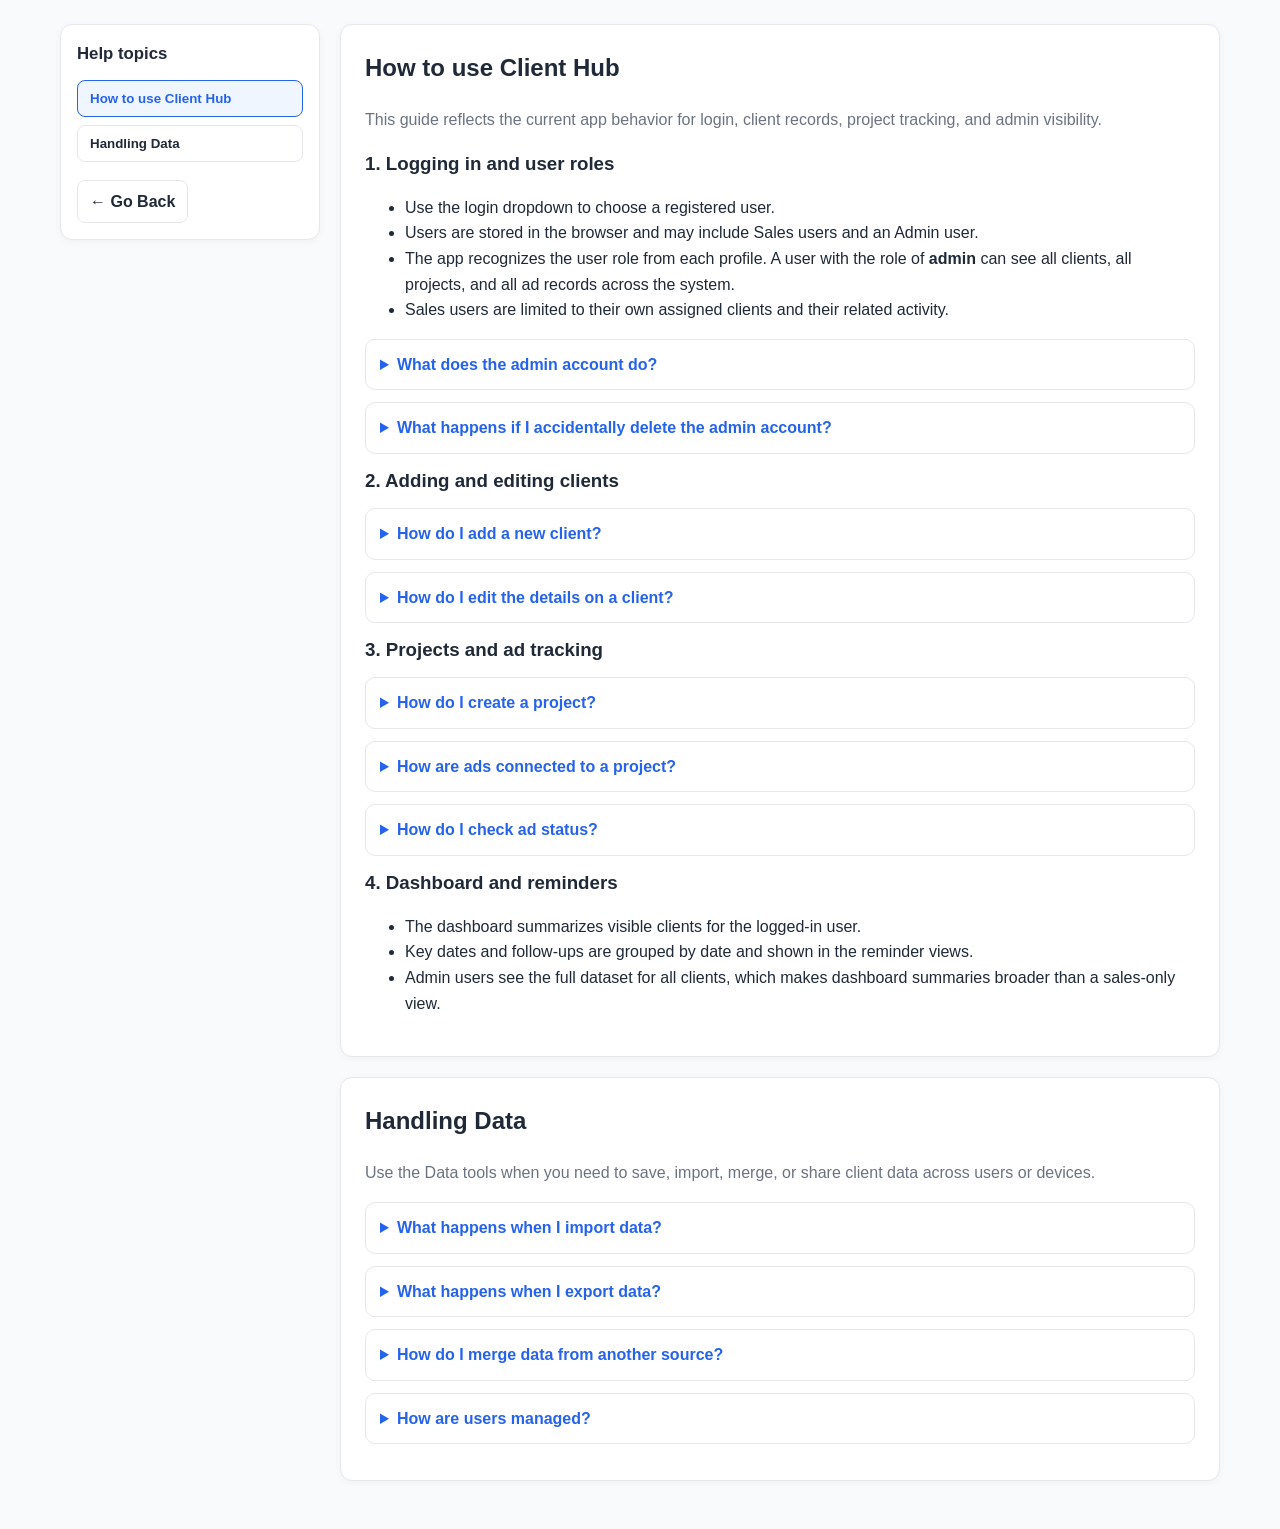
<file: help.html>
<!DOCTYPE html>
<html lang="en">
<head>
  <meta charset="UTF-8" />
  <meta name="viewport" content="width=device-width, initial-scale=1.0" />
  <title>Client Hub Help</title>
  <style>
    :root {
      color-scheme: light;
      --ink: #1f2937;
      --muted: #6b7280;
      --paper: #f8fafc;
      --card: #ffffff;
      --rule: #e5e7eb;
      --blue: #2563eb;
      --blue-soft: #eff6ff;
    }

    * { box-sizing: border-box; }
    body {
      margin: 0;
      font-family: Arial, Helvetica, sans-serif;
      background: var(--paper);
      color: var(--ink);
      line-height: 1.6;
    }

    .page {
      max-width: 1200px;
      margin: 0 auto;
      padding: 24px 20px 48px;
    }

    .layout {
      display: grid;
      grid-template-columns: 260px 1fr;
      gap: 20px;
      align-items: start;
    }

    .sidebar {
      background: var(--card);
      border: 1px solid var(--rule);
      border-radius: 12px;
      padding: 16px;
      position: sticky;
      top: 20px;
      box-shadow: 0 2px 8px rgba(0,0,0,0.04);
    }

    .sidebar h2 {
      margin: 0 0 12px;
      font-size: 1.05rem;
    }

    .nav-btn {
      display: block;
      width: 100%;
      text-align: left;
      padding: 10px 12px;
      margin-bottom: 8px;
      border: 1px solid var(--rule);
      border-radius: 8px;
      background: #fff;
      color: var(--ink);
      cursor: pointer;
      font-weight: 600;
    }

    .nav-btn.active {
      background: var(--blue-soft);
      border-color: var(--blue);
      color: var(--blue);
    }

    .content {
      display: flex;
      flex-direction: column;
      gap: 20px;
    }

    .card {
      background: var(--card);
      border: 1px solid var(--rule);
      border-radius: 12px;
      padding: 24px;
      box-shadow: 0 2px 8px rgba(0,0,0,0.04);
    }

    h1, h2, h3 { margin-top: 0; }
    p { color: var(--muted); }

    .section-title {
      margin-bottom: 12px;
      color: var(--ink);
    }

    details {
      border: 1px solid var(--rule);
      border-radius: 10px;
      padding: 12px 14px;
      background: #fff;
      margin-bottom: 12px;
    }

    summary {
      cursor: pointer;
      font-weight: 600;
      color: var(--blue);
    }

    details p,
    details li {
      margin: 10px 0 0;
      color: var(--ink);
    }

    .back-btn {
      padding: 8px 12px;
      border: 1px solid var(--rule);
      border-radius: 8px;
      background: #fff;
      cursor: pointer;
      font-weight: 600;
      color: var(--ink);
      text-decoration: none;
      display: inline-block;
      margin-top: 10px;
    }

    @media (max-width: 800px) {
      .layout {
        grid-template-columns: 1fr;
      }

      .sidebar {
        position: static;
      }
    }
  </style>
</head>
<body>
  <div class="page">
    <div class="layout">
      <aside class="sidebar">
        <h2>Help topics</h2>
        <button class="nav-btn active" type="button" data-target="how-to-use">How to use Client Hub</button>
        <button class="nav-btn" type="button" data-target="handling-data">Handling Data</button>
        <a class="back-btn" href="index.html">← Go Back</a>
      </aside>

      <div class="content">
        <section id="how-to-use" class="card">
          <h1>How to use Client Hub</h1>
          <p>This guide reflects the current app behavior for login, client records, project tracking, and admin visibility.</p>

          <h3 class="section-title">1. Logging in and user roles</h3>
          <ul>
            <li>Use the login dropdown to choose a registered user.</li>
            <li>Users are stored in the browser and may include Sales users and an Admin user.</li>
            <li>The app recognizes the user role from each profile. A user with the role of <strong>admin</strong> can see all clients, all projects, and all ad records across the system.</li>
            <li>Sales users are limited to their own assigned clients and their related activity.</li>
          </ul>

          <details>
            <summary>What does the admin account do?</summary>
            <p>The admin account is meant to act as a dashboard-level user. It can review the full client list, view all project records, and inspect all ad work without being restricted to one person's assigned clients.</p>
          </details>
          
          <details>
            <summary>What happens if I accidentally delete the admin account?</summary>
            <p>If you accidentally delete the admin account, the app will automatically recreate it when the user list is loaded.</p>
          </details>

          <h3 class="section-title">2. Adding and editing clients</h3>
          <details>
            <summary>How do I add a new client?</summary>
            <p>Use the Quick Add section to create a new client record quickly. The app will assign the current logged-in user as the client owner when available.</p>
            <p>Once the client is created, you can open the client detail page to add contact information, relationships, notes, key dates, and ad campaigns.</p>
          </details>

          <details>
            <summary>How do I edit the details on a client?</summary>
            <p>Open the client from the directory or dashboard, then edit the fields shown on the detail page. This includes relationship, business type, contact info, notes, and similar record details.</p>
            <p>When a client is deleted, the app removes the client record from the saved data and refreshes the directory/dashboard view.</p>
          </details>

          <h3 class="section-title">3. Projects and ad tracking</h3>
          <details>
            <summary>How do I create a project?</summary>
            <p>Open the Projects area and add a project name, optional end date, and note. The project is then available to attach to ad records.</p>
          </details>

          <details>
            <summary>How are ads connected to a project?</summary>
            <p>From a client detail page, add an ad campaign and choose a project from the project dropdown if needed. Each ad can reference a project and keep its own status history.</p>
            <p>On the project page, you can see which ads are linked to that project and which client they belong to.</p>
          </details>

          <details>
            <summary>How do I check ad status?</summary>
            <p>Each ad keeps a status history. The app shows the newest status first and displays related tracking and reminders in the dashboard and client detail views.</p>
          </details>

          <h3 class="section-title">4. Dashboard and reminders</h3>
          <ul>
            <li>The dashboard summarizes visible clients for the logged-in user.</li>
            <li>Key dates and follow-ups are grouped by date and shown in the reminder views.</li>
            <li>Admin users see the full dataset for all clients, which makes dashboard summaries broader than a sales-only view.</li>
          </ul>
        </section>

        <section id="handling-data" class="card">
          <h2>Handling Data</h2>
          <p>Use the Data tools when you need to save, import, merge, or share client data across users or devices.</p>

          <details>
            <summary>What happens when I import data?</summary>
            <p>Importing a file replaces the current local data with the imported JSON structure. It is a full local replacement, so use it carefully and make sure you are importing the correct file.</p>
          </details>

          <details>
            <summary>What happens when I export data?</summary>
            <p>Export saves the current client/project records to a JSON file so you can back up the data or send it to another user or device.</p>
          </details>

          <details>
            <summary>How do I merge data from another source?</summary>
            <p>Use the merge function with a saved file and compare it against the current app data. The app cross-checks client records and adds missing entries rather than replacing everything blindly.</p>
            <p>This is useful for combining client lists from coworkers or a shared copy without losing the current local work.</p>
          </details>

          <details>
            <summary>How are users managed?</summary>
            <p>The app stores registered users locally. New users can be added from the user management area and assigned the default Sales role unless they are explicitly created as admin.</p>
            <p>Admin access is enforced by the role value, and the app ensures an admin user is present in the list if it is missing.</p>
          </details>
        </section>
      </div>
    </div>
  </div>

  <script>
    document.querySelectorAll('.nav-btn').forEach((button) => {
      button.addEventListener('click', () => {
        document.querySelectorAll('.nav-btn').forEach((btn) => btn.classList.remove('active'));
        button.classList.add('active');

        const targetId = button.getAttribute('data-target');
        const targetSection = document.getElementById(targetId);

        if (targetSection) {
          targetSection.scrollIntoView({ behavior: 'smooth', block: 'start' });
        }
      });
    });
  </script>
</body>
</html>
</file>
